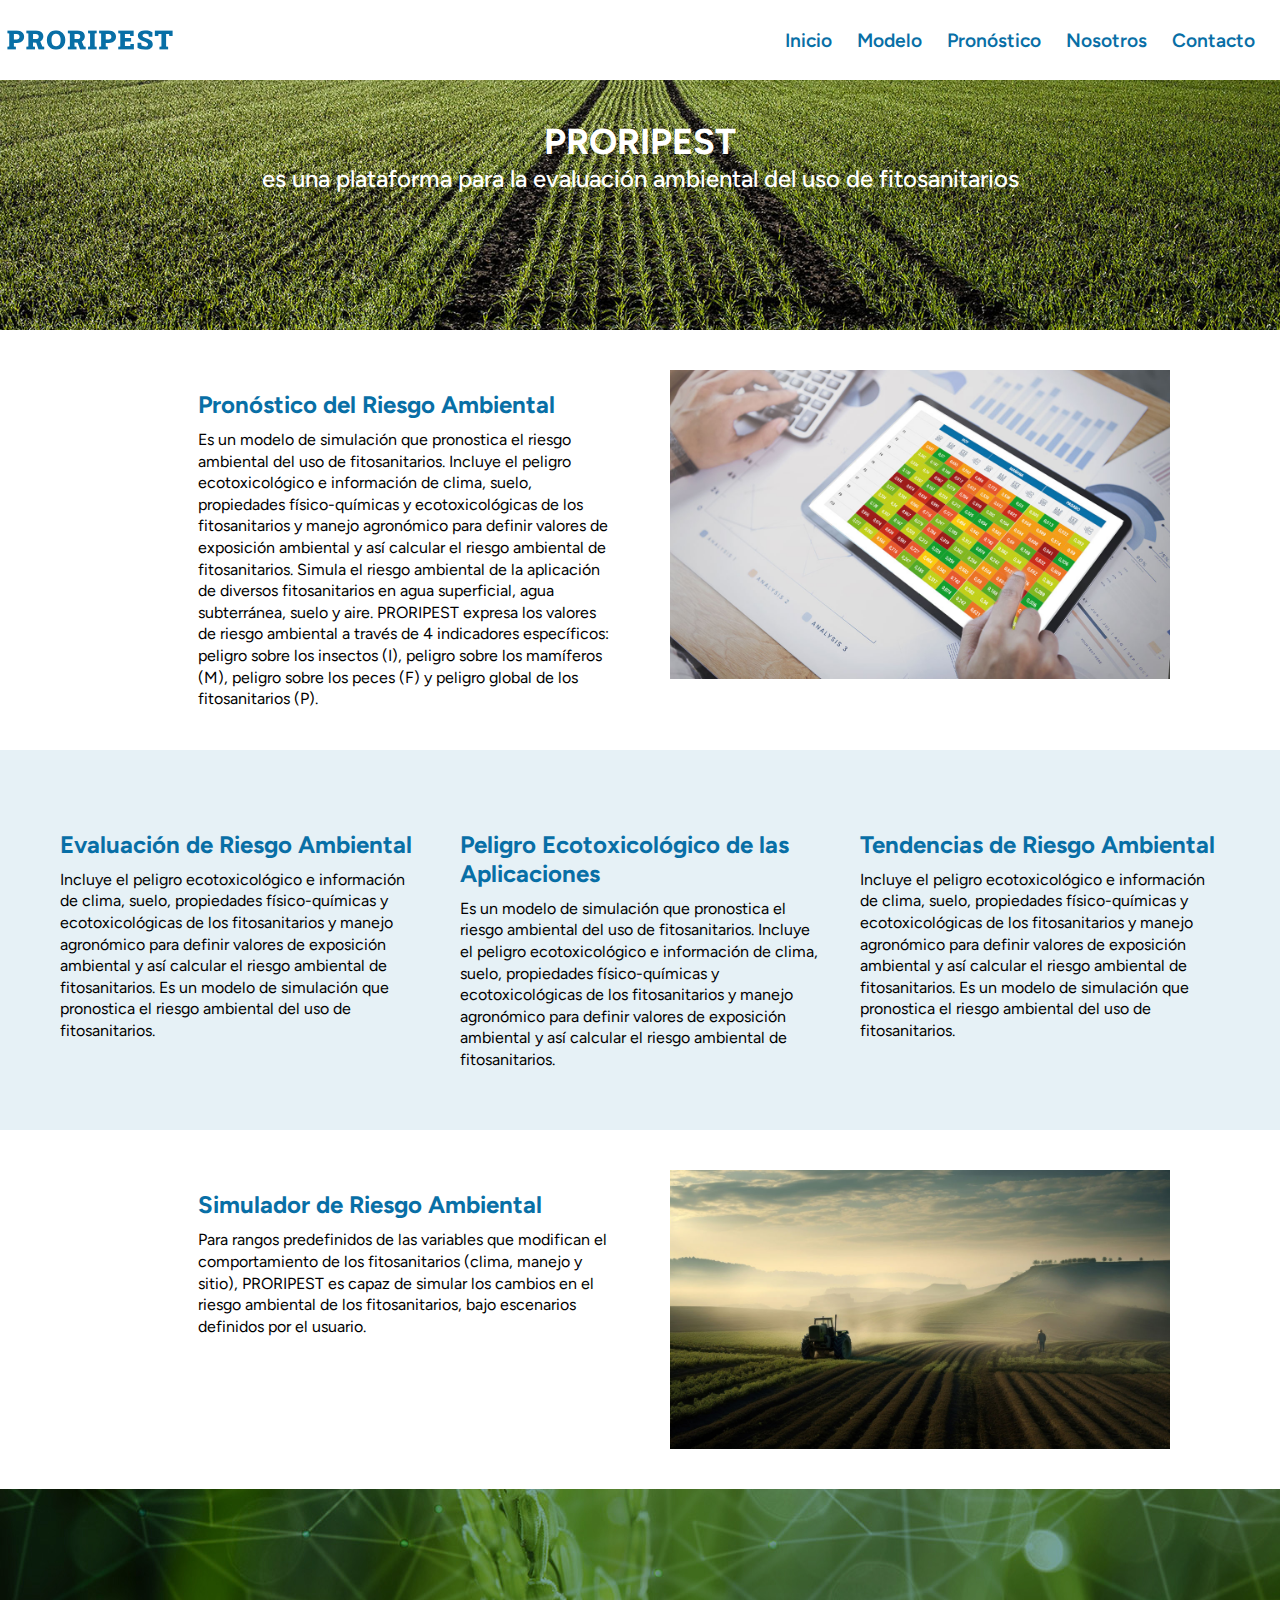
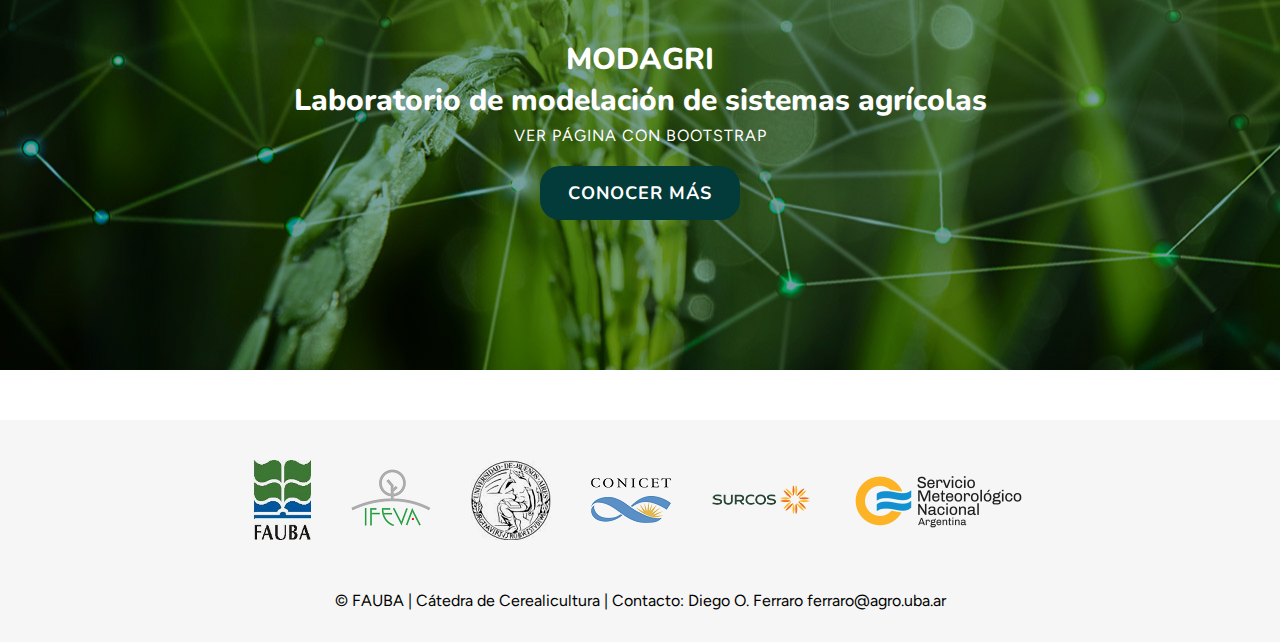
<file: index.html>
<html lang="en">
<head>
    <meta charset="UTF-8">
    <meta name="viewport" content="width=device-width, initial-scale=1.0">
    <title>PRORIPEST</title>
    <link rel="stylesheet" href="./css/styles.css">
</head>
<body>
    <header>
        <div class="logo">
            <img src="./assets/img/PRORIPEST-logo.svg" alt="">
        </div>
        <nav>
            <ul class="navbar">
                <li><a href="#">Inicio</a></li>
                <li><a href="./pages/modelo.html">Modelo</a></li>
                <li><a href="./pages/pronostico.html">Pronóstico</a></li>
                <li><a href="./pages/nosotros.html">Nosotros</a></li>
                <li><a href="./pages/contacto.html">Contacto</a></li>
            </ul>
        </nav>
    </header>
    <main>
        <section class="encabezado">
            <h1>PRORIPEST</h1>
            <p>es una plataforma para la evaluación ambiental del uso de fitosanitarios
            </p>
        </section>
        <section class="pronostico-home">
            <article>
                <h3>Pronóstico del Riesgo Ambiental
                </h3>
                <p>Es un modelo de simulación que pronostica el riesgo ambiental del uso de fitosanitarios. Incluye el peligro ecotoxicológico e información de clima, suelo, propiedades físico-químicas y ecotoxicológicas de los fitosanitarios y manejo agronómico para definir valores de exposición ambiental y así calcular el riesgo ambiental de fitosanitarios. Simula el riesgo ambiental de la aplicación de diversos fitosanitarios en agua superficial, agua subterránea, suelo y aire.
                    PRORIPEST expresa los valores de riesgo ambiental a través de 4 indicadores específicos: peligro sobre los insectos (I), peligro sobre los mamíferos (M), peligro sobre los peces (F) y peligro global de los fitosanitarios (P).</p>
            </article>
            <article class="imagen-home">
                <img src="./assets/img/pronostico-home.jpg" alt="">
            </article>
        </section>
        <section class="servicios">
            <article>
                <h3>Evaluación de Riesgo Ambiental
                </h3>
                <p>Incluye el peligro ecotoxicológico e información de clima, suelo, propiedades físico-químicas y ecotoxicológicas de los fitosanitarios y manejo agronómico para definir valores de exposición ambiental y así calcular el riesgo ambiental de fitosanitarios.
                    Es un modelo de simulación que pronostica el riesgo ambiental del uso de fitosanitarios.
                    </p>
            </article>
            <article>
                <h3>Peligro Ecotoxicológico de las Aplicaciones
                </h3>
                <p>Es un modelo de simulación que pronostica el riesgo ambiental del uso de fitosanitarios. 
                    Incluye el peligro ecotoxicológico e información de clima, suelo, propiedades físico-químicas y ecotoxicológicas de los fitosanitarios y manejo agronómico para definir valores de exposición ambiental y así calcular el riesgo ambiental de fitosanitarios.                    
                    </p>
            </article>
            <article>
                <h3>Tendencias de Riesgo Ambiental</h3>
                <p>Incluye el peligro ecotoxicológico e información de clima, suelo, propiedades físico-químicas y ecotoxicológicas de los fitosanitarios y manejo agronómico para definir valores de exposición ambiental y así calcular el riesgo ambiental de fitosanitarios.
                    Es un modelo de simulación que pronostica el riesgo ambiental del uso de fitosanitarios.</p>
            </article>
        </section>
        <section class="pronostico-home">
            <article>
                <h3>Simulador de Riesgo Ambiental
                </h3>
                <p>Para rangos predefinidos de las variables que modifican el comportamiento de los fitosanitarios (clima, manejo y sitio), PRORIPEST es capaz de simular los cambios en el riesgo ambiental de los fitosanitarios, bajo escenarios definidos por el usuario.</p>
            </article>
            <article class="imagen-home">
                <img src="./assets/img/riesgo-ambiental-home.jpg" alt="">
            </article>
        </section>
		<div>
    <section class="hero" id="hero">
      <h1 class="hero_header">MODAGRI 
        <br>Laboratorio de modelación de sistemas agrícolas </h1>
      <p class="tagline">ver página con bootstrap</p>
		<div class="button-banner">
		  <a href="./pages/modagri.html">Conocer más</a>
	  </div>
    </section>
  </div>
        
    </main>
    <footer>
        <div class="logos">
            <img src="./assets/img/fauba.png" alt=""> 
            <img src="./assets/img/ifeva2.png" alt=""> 
            <img src="./assets/img/uba2.png" alt=""> 
            <img src="./assets/img/conicet2.png" alt="">
            <img src="./assets/img/surcos-lg-100x80.png" alt="">
            <img src="./assets/img/smn_horizontal_arg-352x160.png" alt="">
        </div>
        <p>© FAUBA | Cátedra de Cerealicultura | Contacto: Diego O. Ferraro ferraro@agro.uba.ar</p>
    </footer>
</body>
</html>
</file>
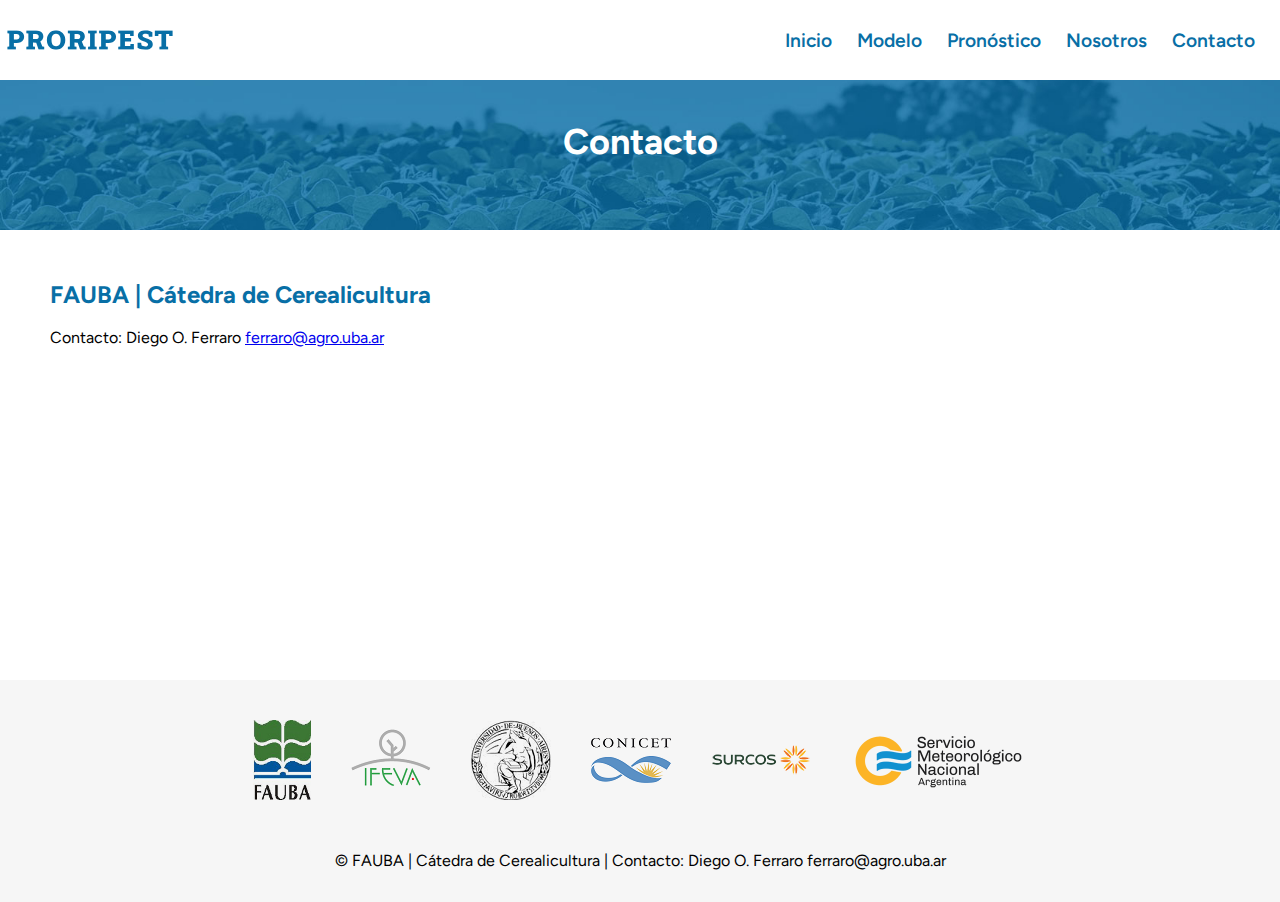
<file: pages/contacto.html>
<html lang="en"></html>
<head>
    <meta charset="UTF-8">
    <meta name="viewport" content="width=device-width, initial-scale=1.0">
    <link rel="stylesheet" href="../css/styles.css">
    <title>PRORIPEST | Contacto</title>
</head>
<body>
    <header>
        <div class="logo">
            <img src="../assets/img/PRORIPEST-logo.svg" alt="">
        </div>
        <nav>
            <ul class="navbar">
                <li><a href="../index.html">Inicio</a></li>
                <li><a href="./modelo.html">Modelo</a></li>
                <li><a href="./pronostico.html">Pronóstico</a></li>
                <li><a href="./nosotros.html">Nosotros</a></li>
                <li><a href="#">Contacto</a></li>
            </ul>
        </nav>
    </header>
    <main>
        <section class="contacto">
            <h1>Contacto</h1>
        </section>
        <section class="contacto-info">
        <article class="alto-minimo">
            <h2>FAUBA | Cátedra de Cerealicultura</h2>
            <br>
            <p>Contacto: Diego O. Ferraro <a href="mailto:ferraro@agro.uba.ar">ferraro@agro.uba.ar</a> </p>
            
        </article>
    </section>
    </main>
    <footer>
        <div class="logos">
            <img src="../assets/img/fauba.png" alt=""> 
            <img src="../assets/img/ifeva2.png" alt=""> 
            <img src="../assets/img/uba2.png" alt=""> 
            <img src="../assets/img/conicet2.png" alt="">
            <img src="../assets/img/surcos-lg-100x80.png" alt="">
            <img src="../assets/img/smn_horizontal_arg-352x160.png" alt="">
        </div>
        <p>© FAUBA | Cátedra de Cerealicultura | Contacto: Diego O. Ferraro ferraro@agro.uba.ar</p>
    </footer>
</body>
</html>
</file>
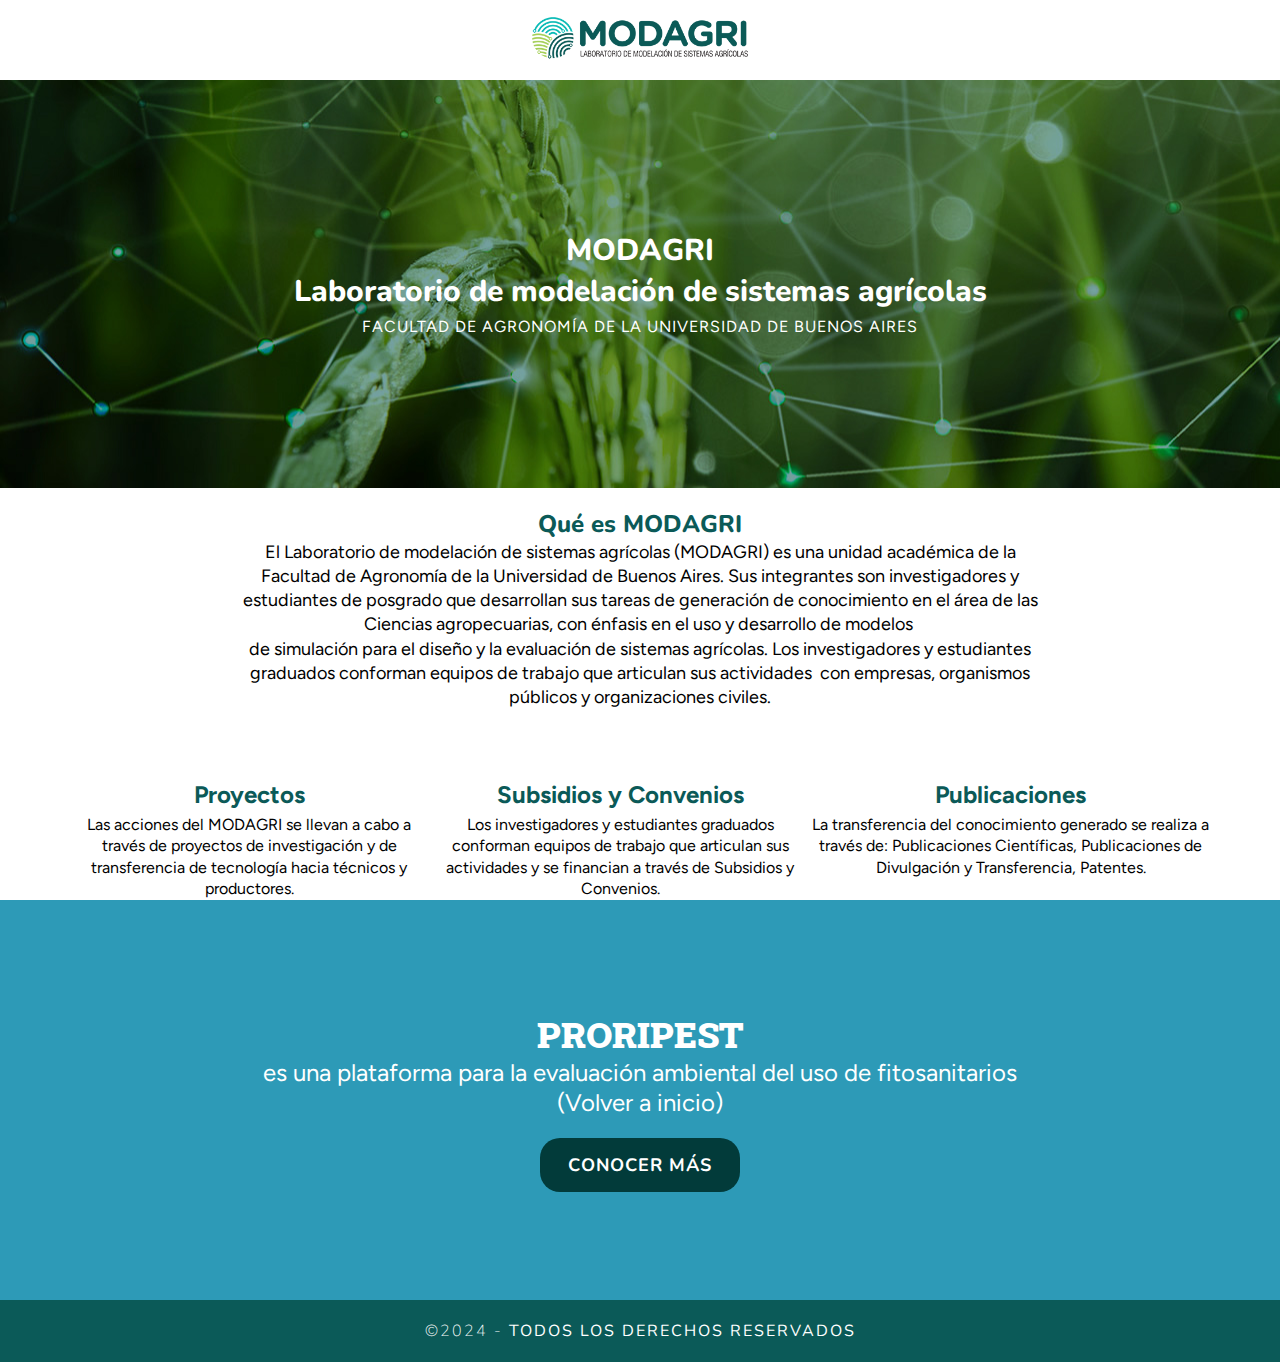
<file: pages/modagri.html>
<!doctype html>
<html lang="en-US">
<head>
<meta charset="utf-8">
<meta http-equiv="X-UA-Compatible" content="IE=edge">
<meta name="viewport" content="width=device-width, initial-scale=1">
<title>MODAGRI</title>

<link rel="stylesheet" href="../css/styles.css">
</head>
<body class="modagri">
<!-- Main Container -->
<div class="container"> 
  <!-- Navigation -->
  <header class="logo-top"> 
	  <div >
	  <img  src="../assets/img/MODAGRI-logo-400x95.png" alt="">
		  </div>
  </header>
  <!-- Hero Section -->
  <div>
    <section class="hero">
      <h1 class="hero_header">MODAGRI 
        <br>Laboratorio de modelación de sistemas agrícolas </h1>
      <p class="tagline">Facultad de Agronomía de la Universidad de Buenos Aires</p>
    </section>
  </div>
  <!-- About Section -->
  
	<div class="que-es">
		<h2>Qué es MODAGRI</h2>
	  <p>El Laboratorio de modelación de sistemas agrícolas (MODAGRI) es una unidad académica de la Facultad de Agronomía de la Universidad de Buenos Aires. Sus integrantes son investigadores y estudiantes de posgrado que desarrollan sus tareas de generación de conocimiento en el área de las Ciencias agropecuarias, con énfasis en el uso y desarrollo de modelos&nbsp;</p>
		<p>de simulación para el diseño y la evaluación de sistemas agrícolas.&nbsp;Los investigadores y estudiantes graduados conforman equipos de trabajo que articulan sus actividades&nbsp; con empresas, organismos públicos y organizaciones civiles. </p>
    </div>
  <section class="about" id="about">
	  <div class="thumbnail">
      <h2 class="stats">Proyectos</h2>
      <p>Las acciones del MODAGRI se llevan a cabo a través de proyectos de investigación y de transferencia de tecnología hacia técnicos y productores.</p>
    </div>
    <div class="thumbnail">
      <h2 class="stats">Subsidios y Convenios</h2>
      <p>Los investigadores y estudiantes graduados conforman equipos de trabajo que articulan sus actividades y se financian a través de Subsidios  y Convenios.</p>
    </div>
    <div class="thumbnail">
      <h2 class="stats">Publicaciones</h2>
      <p >La transferencia del conocimiento generado se realiza a través de: Publicaciones Científicas, Publicaciones de Divulgación y Transferencia, Patentes.</p>
    </div>
  </section>  
  <!-- Parallax Section -->
  <section class="banner">
    <h2 class="parallax">PRORIPEST</h2>
    <p class="parallax_description">es una plataforma para la evaluación ambiental del uso de fitosanitarios <br>(Volver a inicio)
	  </p>
	  
	  <div class="button">
		  <a href="../index.html">Conocer más</a>
	  </div>
	  
  </section>
    <!-- Copyrights Section -->
  <div class="copyright">&copy;2024 - <strong>Todos los derechos reservados</strong></div>
</div>
<!-- Main Container Ends -->
</body>
</html>
</file>
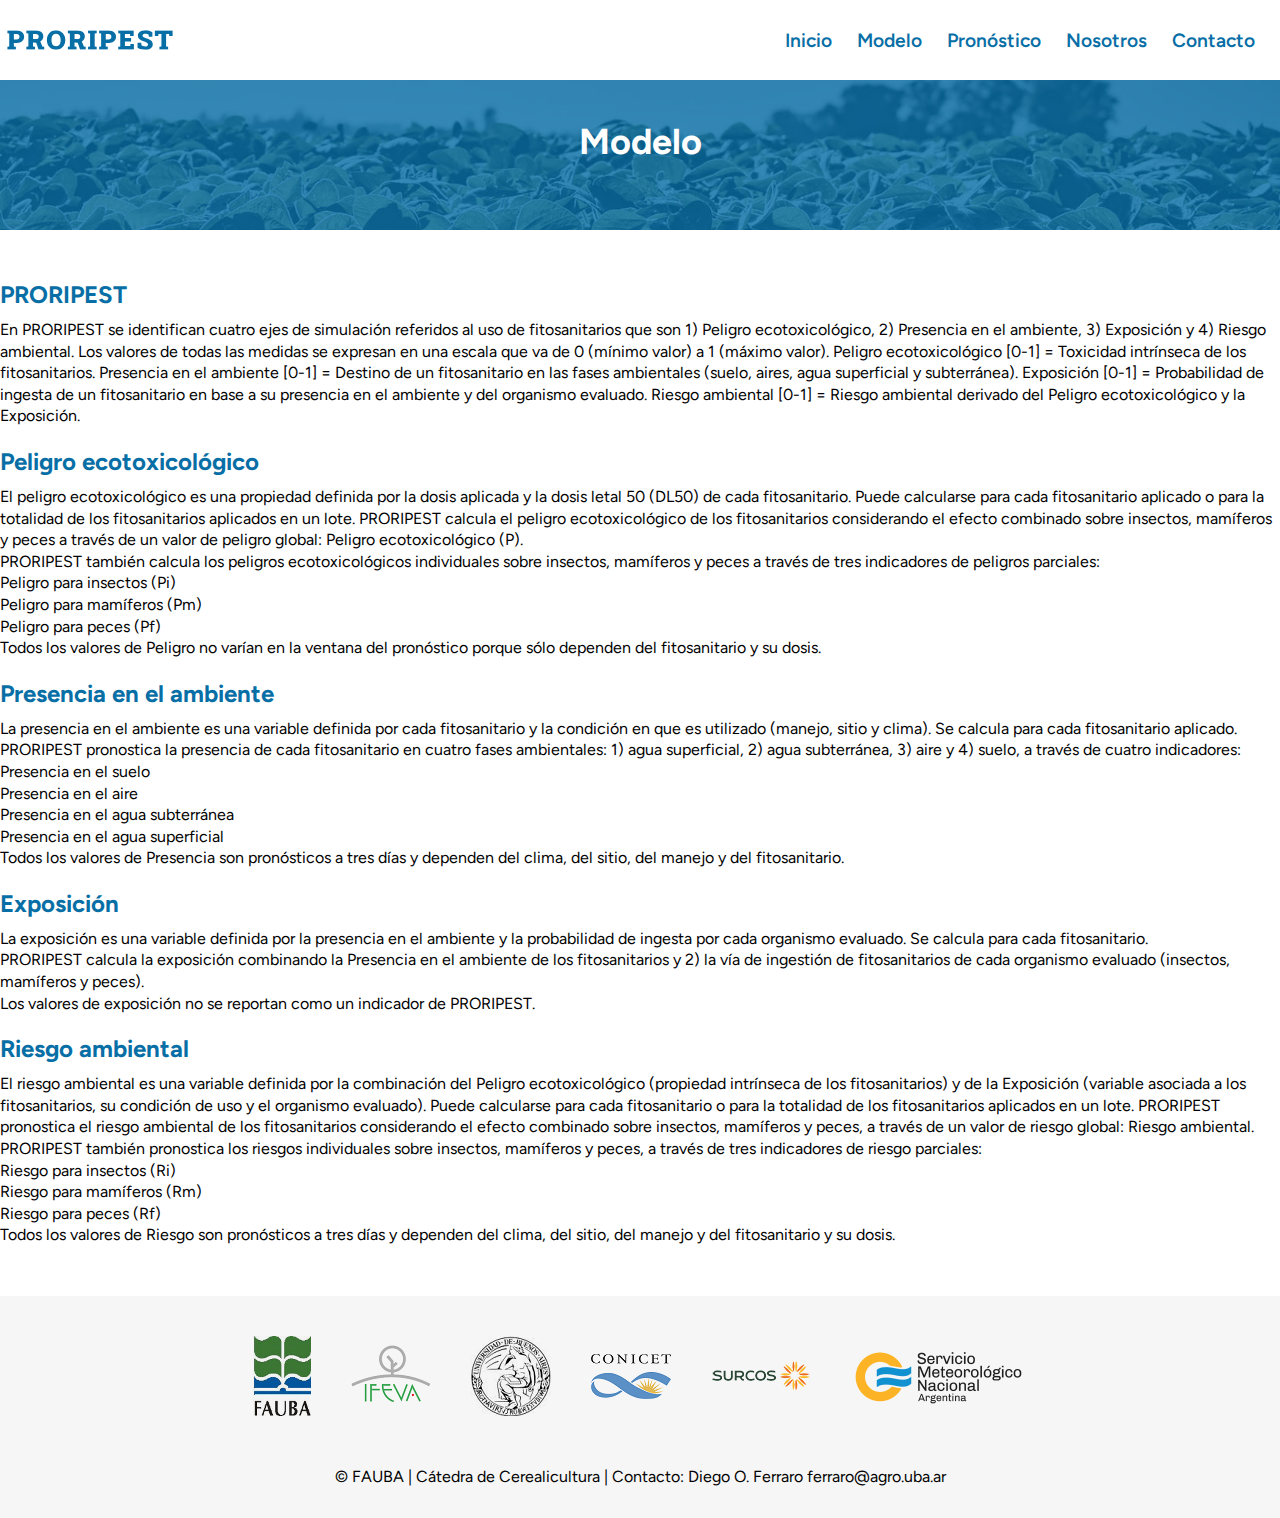
<file: pages/modelo.html>
<html lang="en"></html>
<head>
    <meta charset="UTF-8">
    <meta name="viewport" content="width=device-width, initial-scale=1.0">
    <link rel="stylesheet" href="../css/styles.css">
    <title>PRORIPEST | Modelo</title>
</head>
<body>
    <header>
        <div class="logo">
            <img src="../assets/img/PRORIPEST-logo.svg" alt="">
        </div>
        <nav>
            <ul class="navbar">
                <li><a href="../index.html">Inicio</a></li>
                <li><a href="#">Modelo</a></li>
                <li><a href="./pronostico.html">Pronóstico</a></li>
                <li><a href="./nosotros.html">Nosotros</a></li>
                <li><a href="./contacto.html">Contacto</a></li>
            </ul>
        </nav>
    </header>
    <main>
        <section class="modelo">
            <h1>Modelo</h1>
        </section>
        <article>
            <h3>PRORIPEST</h3>
            <p>En PRORIPEST se identifican cuatro ejes de simulación referidos al uso de fitosanitarios que son 1) Peligro ecotoxicológico, 2) Presencia en el ambiente, 3) Exposición y 4) Riesgo ambiental. Los valores de todas las medidas se expresan en una escala que va de 0 (mínimo valor) a 1 (máximo valor). 

                Peligro ecotoxicológico [0-1] = Toxicidad intrínseca de los fitosanitarios.
                
                Presencia en el ambiente [0-1] = Destino de un fitosanitario en las fases ambientales (suelo, aires, agua superficial y subterránea). 
                
                Exposición [0-1] = Probabilidad de ingesta de un fitosanitario en base a su presencia en el ambiente y del organismo evaluado. 
                
                Riesgo ambiental [0-1] = Riesgo ambiental derivado del Peligro ecotoxicológico y la Exposición.
            </p>
            <h3>Peligro ecotoxicológico</h3>
            <p>El peligro ecotoxicológico es una propiedad definida por la dosis aplicada y la dosis letal 50 (DL50) de cada fitosanitario. Puede calcularse para cada fitosanitario aplicado o para la totalidad de los fitosanitarios aplicados en un lote. PRORIPEST calcula el peligro ecotoxicológico de los fitosanitarios considerando el efecto combinado sobre insectos, mamíferos y peces a través de un valor de peligro global: Peligro ecotoxicológico (P).
            </p>
            <p>PRORIPEST también calcula los peligros ecotoxicológicos individuales sobre insectos, mamíferos y peces a través de tres indicadores de peligros parciales: 
                <br>Peligro para insectos (Pi)
                <br>Peligro para mamíferos (Pm)
                <br>Peligro para peces (Pf)
            </p>
            <div class="recuadro">
                <p>Todos los valores de Peligro no varían en la ventana del pronóstico porque sólo dependen del fitosanitario y su dosis.</p>
            </div>
            <h3>Presencia en el ambiente</h3>
            <p>La presencia en el ambiente es una variable definida por cada fitosanitario y la condición en que es utilizado (manejo, sitio y clima). Se calcula para cada fitosanitario aplicado. PRORIPEST pronostica la presencia de cada fitosanitario en cuatro fases ambientales: 1) agua superficial, 2) agua subterránea, 3) aire y 4) suelo, a través de cuatro indicadores:
                <br>Presencia en el suelo
                <br>Presencia en el aire
                <br>Presencia en el agua subterránea
                <br>Presencia en el agua superficial
            </p>
            <div class="recuadro"></div>
                <p>Todos los valores de Presencia son pronósticos a tres días y dependen del clima, del sitio, del manejo y del fitosanitario.</p>
            </div>
            <h3>Exposición</h3>
            <p>La exposición es una variable definida por la presencia en el ambiente y la probabilidad de ingesta por cada organismo evaluado. Se calcula para cada fitosanitario. 
                <br>PRORIPEST calcula la exposición combinando la Presencia en el ambiente de los fitosanitarios y 2) la vía de ingestión de fitosanitarios de cada organismo evaluado (insectos, mamíferos y peces). </p>
            <div class="recuadro"></div>
                <p>Los valores de exposición no se reportan como un indicador de PRORIPEST.</p>
            </div>
            <h3>Riesgo ambiental</h3>
            <p>El riesgo ambiental es una variable definida por la combinación del Peligro ecotoxicológico (propiedad intrínseca de los fitosanitarios) y de la Exposición (variable asociada a los fitosanitarios, su condición de uso y el organismo evaluado). Puede calcularse para cada fitosanitario o para la totalidad de los fitosanitarios aplicados en un lote. PRORIPEST pronostica el riesgo ambiental de los fitosanitarios considerando el efecto combinado sobre insectos, mamíferos y peces, a través de un valor de riesgo global: Riesgo ambiental. 
                <br>PRORIPEST también pronostica los riesgos individuales sobre insectos, mamíferos y peces, a través de tres indicadores de riesgo parciales: 
                <br>Riesgo  para insectos (Ri)
                <br>Riesgo  para mamíferos (Rm)
                <br>Riesgo  para peces (Rf)
            </p>
                </article>
            <div class="recuadro"></div>
                <p>Todos los valores de Riesgo son pronósticos a tres días y dependen del clima, del sitio, del manejo y del fitosanitario y su dosis.</p>
            </div>

            </article>
    </main>
    <footer>
        <div class="logos">
            <img src="../assets/img/fauba.png" alt=""> 
            <img src="../assets/img/ifeva2.png" alt=""> 
            <img src="../assets/img/uba2.png" alt=""> 
            <img src="../assets/img/conicet2.png" alt="">
            <img src="../assets/img/surcos-lg-100x80.png" alt="">
            <img src="../assets/img/smn_horizontal_arg-352x160.png" alt="">
        </div>
        <p>© FAUBA | Cátedra de Cerealicultura | Contacto: Diego O. Ferraro ferraro@agro.uba.ar</p>
    </footer>
</body>
</html>
</file>
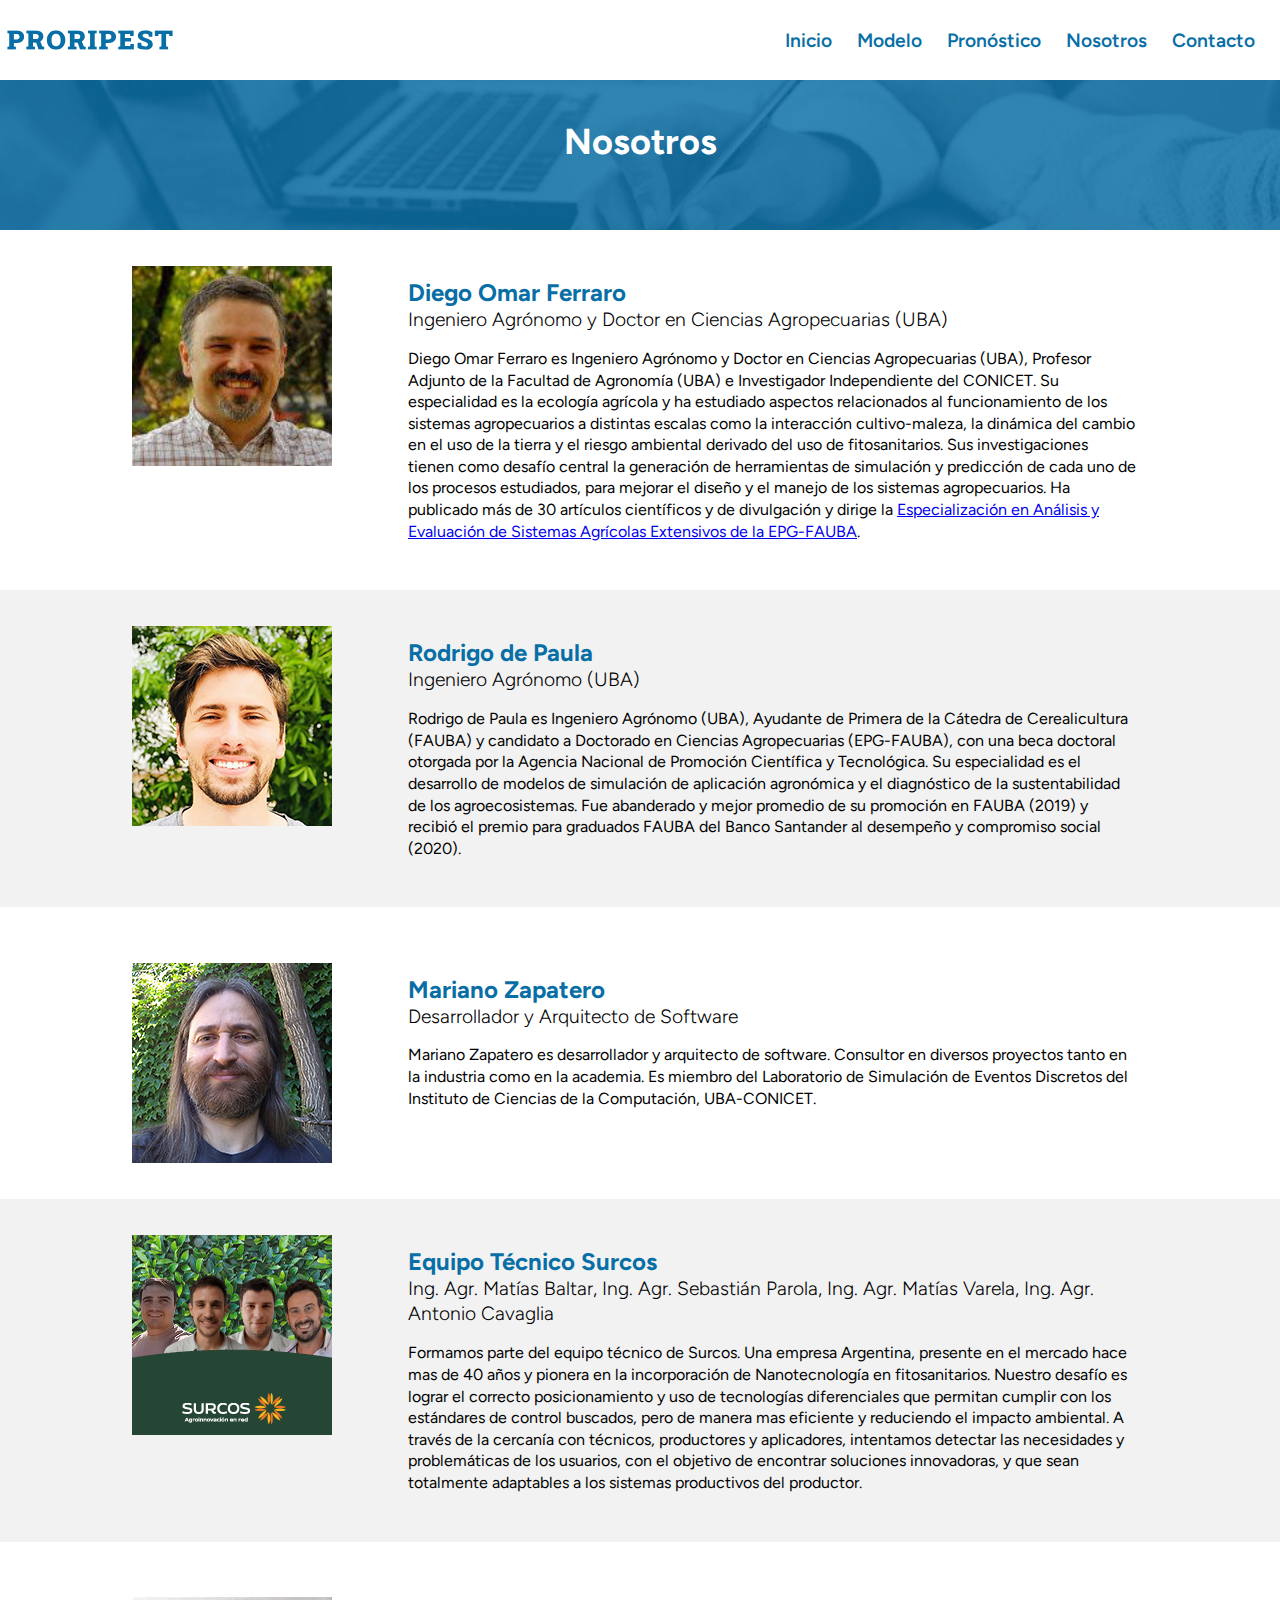
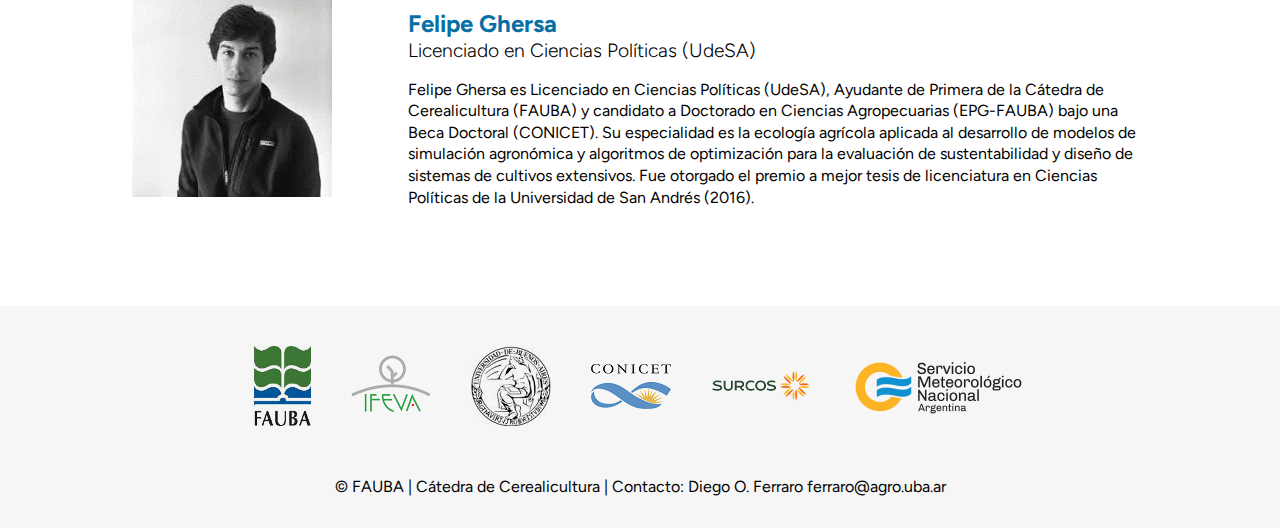
<file: pages/nosotros.html>
<html lang="en"></html>
<head>
    <meta charset="UTF-8">
    <meta name="viewport" content="width=device-width, initial-scale=1.0">
    <link rel="stylesheet" href="../css/styles.css">
    <title>PRORIPEST | Nosotros</title>
</head>
<body>
    <header>
        <div class="logo">
            <img src="../assets/img/PRORIPEST-logo.svg" alt="">
        </div>
        <nav>
            <ul class="navbar">
                <li><a href="../index.html">Inicio</a></li>
                <li><a href="./modelo.html">Modelo</a></li>
                <li><a href="./pronostico.html">Pronóstico</a></li>
                <li><a href="#">Nosotros</a></li>
                <li><a href="./contacto.html">Contacto</a></li>
            </ul>
        </nav>
    </header>
    <main>
        <section class="nosotros-top">
            <h1>Nosotros</h1>
        </section>
        <article>
            <div class="nosotros">
                <div class="nos-foto">
                    <img src="../assets/img/Diego-ferraro.jpg" width="200" height="200" alt="">
                </div>
                <div class="nos-info">
                    <div>
                        <h2>Diego Omar Ferraro</h2>
                        <p class="cargo">Ingeniero Agrónomo y Doctor en Ciencias Agropecuarias (UBA)</p>
                    </div>
                    <p>Diego Omar Ferraro es Ingeniero Agrónomo y Doctor en Ciencias Agropecuarias (UBA), Profesor Adjunto de la Facultad de Agronomía (UBA) e Investigador Independiente del CONICET. Su especialidad es la ecología agrícola y ha estudiado aspectos relacionados al funcionamiento de los sistemas agropecuarios a distintas escalas como la interacción cultivo-maleza, la dinámica del cambio en el uso de la tierra y el riesgo ambiental derivado del uso de fitosanitarios. Sus investigaciones tienen como desafío central la generación de herramientas de simulación y predicción de cada uno de los procesos estudiados, para mejorar el diseño y el manejo de los sistemas agropecuarios. Ha publicado más de 30 artículos científicos y de divulgación y dirige la <a href="http://epg.agro.uba.ar/carreras/carreras-de-especializacion/analisis-y-evaluacion-de-sistemas-agricolas-extensivos-ease/" target="_blank">Especialización en Análisis y Evaluación de Sistemas Agrícolas Extensivos de la EPG-FAUBA</a>.</p>
                </div>
            </div>
        </article>
        <article class="contenedor-nos">
            <div class="nosotros">
                <div class="nos-foto">
                    <img src="../assets/img/Rodrigo-DePaula.jpg" width="200" height="200" alt="">
                </div>
                <div class="nos-info">
                    <div>
                        <h2>Rodrigo de Paula</h2>
                        <p class="cargo">Ingeniero Agrónomo (UBA)</p>
                    </div>
                    <p>Rodrigo de Paula es Ingeniero Agrónomo (UBA), Ayudante de Primera de la Cátedra de Cerealicultura (FAUBA) y candidato a Doctorado en Ciencias Agropecuarias (EPG-FAUBA), con una beca doctoral otorgada por la Agencia Nacional de Promoción Científica y Tecnológica. Su especialidad es el desarrollo de modelos de simulación de aplicación agronómica y el diagnóstico de la sustentabilidad de los agroecosistemas. Fue abanderado y mejor promedio de su promoción en FAUBA (2019) y recibió el premio para graduados FAUBA del Banco Santander al desempeño y compromiso social (2020).</p>
                </div>
            </div>
        </article>
        <article>
            <div class="nosotros">
                <div class="nos-foto">
                    <img src="../assets/img/Mariano-Zapatero.jpg" width="200" height="200" alt="">
                </div>
                <div class="nos-info">
                    <div>
                        <h2>Mariano Zapatero</h2>
                        <p class="cargo">Desarrollador y Arquitecto de Software</p>
                    </div>
                    <p>Mariano Zapatero es desarrollador y arquitecto de software. Consultor en diversos proyectos tanto en la industria como en la academia. Es miembro del Laboratorio de Simulación de Eventos Discretos del Instituto de Ciencias de la Computación, UBA-CONICET.</p>
                </div>
            </div>
        </article>
        <article class="contenedor-nos">
            <div class="nosotros">
                <div class="nos-foto">
                    <img src="../assets/img/Foto-01-Surcos.jpg" width="200" height="200" alt="">
                </div>
                <div class="nos-info">
                    <div>
                        <h2>Equipo Técnico Surcos</h2>
                        <p class="cargo">Ing. Agr. Matías Baltar, Ing. Agr. Sebastián Parola, Ing. Agr. Matías Varela, Ing. Agr. Antonio Cavaglia</p>
                    </div>
                    <p>Formamos parte del equipo técnico de Surcos. Una empresa Argentina, presente en el mercado hace mas de 40 años y pionera en la incorporación de Nanotecnología en fitosanitarios. Nuestro desafío es lograr el correcto posicionamiento y uso de tecnologías diferenciales que permitan cumplir con los estándares de control buscados, pero de manera mas eficiente y reduciendo el impacto ambiental. A través de la cercanía con técnicos, productores y aplicadores, intentamos detectar las necesidades y problemáticas de los usuarios, con el objetivo de encontrar soluciones innovadoras, y que sean totalmente adaptables a los sistemas productivos del productor.</p>
                </div>
            </div>
        </article>
        <article>
            <div class="nosotros">
                <div class="nos-foto">
                    <img src="../assets/img/felipe-ghersa.png" width="200" height="200" alt="">
                </div>
                <div class="nos-info">
                    <div>
                        <h2>Felipe Ghersa</h2>
                        <p class="cargo">Licenciado en Ciencias Políticas (UdeSA)</p>
                    </div>
                    <p>Felipe Ghersa es Licenciado en Ciencias Políticas (UdeSA), Ayudante de Primera de la Cátedra de Cerealicultura (FAUBA) y candidato a Doctorado en Ciencias Agropecuarias (EPG-FAUBA) bajo una Beca Doctoral (CONICET).

                        Su especialidad es la ecología agrícola aplicada al desarrollo de modelos de simulación agronómica y algoritmos de optimización para la evaluación de sustentabilidad y diseño de sistemas de cultivos extensivos. Fue otorgado el premio a mejor tesis de licenciatura en Ciencias Políticas de la Universidad de San Andrés (2016).</p>
                </div>
            </div>
        </article>
    </main>
    <footer>
        <div class="logos">
            <img src="../assets/img/fauba.png" alt=""> 
            <img src="../assets/img/ifeva2.png" alt=""> 
            <img src="../assets/img/uba2.png" alt=""> 
            <img src="../assets/img/conicet2.png" alt="">
            <img src="../assets/img/surcos-lg-100x80.png" alt="">
            <img src="../assets/img/smn_horizontal_arg-352x160.png" alt="">
        </div>
        <p>© FAUBA | Cátedra de Cerealicultura | Contacto: Diego O. Ferraro ferraro@agro.uba.ar</p>
    </footer>
</body>
</html>
</file>
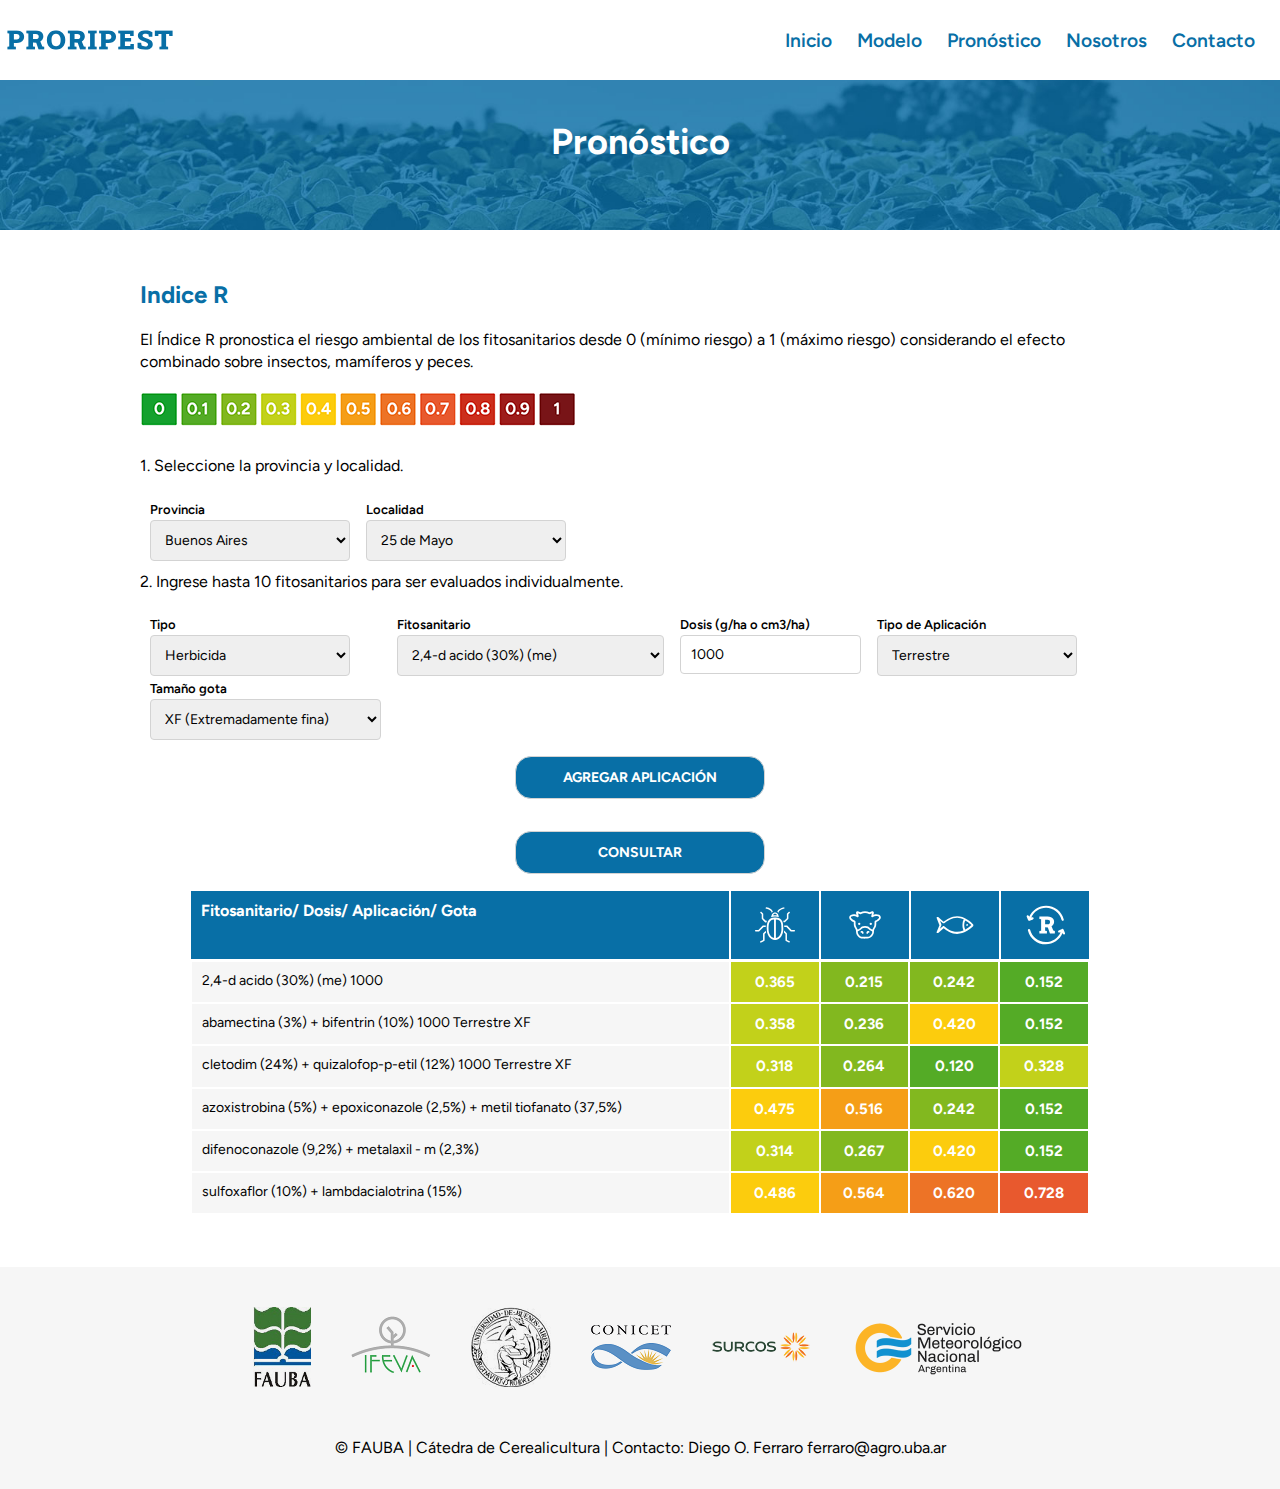
<file: pages/pronostico.html>
<html lang="en"></html>
<head>
    <meta charset="UTF-8">
    <meta name="viewport" content="width=device-width, initial-scale=1.0">
    <link rel="stylesheet" href="../css/styles.css">
    <title>PRORIPEST | Pronóstico</title>
</head>
<body>
    <header>
        <div class="logo">
            <img src="../assets/img/PRORIPEST-logo.svg" alt="">
        </div>
        <nav>
            <ul class="navbar">
                <li><a href="../index.html">Inicio</a></li>
                <li><a href="./modelo.html">Modelo</a></li>
                <li><a href="#">Pronóstico</a></li>
                <li><a href="./nosotros.html">Nosotros</a></li>
                <li><a href="./contacto.html">Contacto</a></li>
            </ul>
        </nav>
    </header>
    <main>
        <section class="modelo">
            <h1>Pronóstico</h1> 
        </section>
        <div class="contenedor">
            <h3>Indice R</h3>
            <p class="info">El Índice R pronostica el riesgo ambiental de los fitosanitarios desde 0 (mínimo
                riesgo) a 1 (máximo riesgo) considerando el efecto combinado sobre insectos, mamíferos y peces.</p>
			<div>
				<img src="../assets/img/escala-01.png" alt="">
			</div>  <br>
			<p class="info">1. Seleccione la provincia y localidad.</p>
        <div class="paso1">
			<div>
        	<label for="provincia">Provincia</label>
			<select name="provincia" id="provincia">
				<option value="Buenos Aires">Buenos Aires</option>
				<option value="Chaco">Chaco</option>
				<option value="Corrientes">Corrientes</option>
				<option value="Córdoba">Córdoba</option>
				<option value="Entre Ríos">Entre Ríos</option>
				<option value="La Pampa">La Pampa</option>
				<option value="Salta">Salta</option>
				<option value="San Luis">San Luis</option>
				<option value="Santa Fe">Santa Fe</option>
				<option value="Santiago del Estero">Santiago del Estero</option>
				<option value="Tucumán">Tucumán</option>
    		</select>
			</div>
			<div>
			<label for="localidad">Localidad</label>
			<select name="localidad" id="localidad">
				<option value="65" data-provincia="Buenos Aires">25 de Mayo</option>
				<option value="1" data-provincia="Buenos Aires">9 de Julio</option>
				<option value="66" data-provincia="Buenos Aires">América</option>
				<option value="67" data-provincia="Buenos Aires">Arrecifes</option>
				<option value="68" data-provincia="Buenos Aires">Ayacucho</option>
			</select>
			</div>
	 	</div>
				<div>
        		<p class="info">2. Ingrese hasta 10 fitosanitarios para ser evaluados individualmente.</p>
				</div>
		<div class="paso2">
        	<!--<div class="segunda"></div>
           <div class="primera"></div>
            <div class="tipo-fito"></div>-->
				<div>
				<label for="tipo">Tipo</label>
				<select name="tipo" id="tipo">
						<option value="H">Herbicida</option>
						<option value="I">Insecticida</option>
						<option value="F">Fungicida</option>
				</select>
				</div>
				<div>
					<label for="producto">Fitosanitario<span><i class="fa fa-info-circle gris" aria-hidden="true"></i></span></label>
					<select name="producto" id="producto">
						<option value="789" data-tipo="H" style="text-transform: capitalize">2,4-d acido (30%) (me)</option>
						<option value="823" data-tipo="H" style="text-transform: capitalize">2,4-d acido (30%) + dicamba (4,8%)</option>
						<option value="791" data-tipo="H" style="text-transform: capitalize">2,4-d ester etilhexilico (89%)</option>
						<option value="792" data-tipo="H" style="text-transform: capitalize">2,4-d ester etilhexilico (97%)</option>
						<option value="790" data-tipo="H" style="text-transform: capitalize">2,4-d sal colina (66,9%)</option>
						<option value="43" data-tipo="H" style="text-transform: capitalize">2,4-d sal dimetilamina (60%)</option>
						<option value="50" data-tipo="H" style="text-transform: capitalize">2,4-db ester butilico (93,1%)</option>
					</select>
				</div>
				<div>
				<label for="dosis">Dosis (g/ha o cm3/ha)</label>
				<input name="dosis" id="dosis" type="number" value="1000">
				</div>
				<div>
				<label for="tipoAplicacion">Tipo de Aplicación</label>
				<select name="tipoAplicacion" id="tipoAplicacion">
				<option value="1">Terrestre</option>
				<option value="2">Aérea</option>
				</select>
				</div>
				<div>
					<label for="tamano_gota">Tamaño gota</label>
					<select name="tamano_gota" id="tamano_gota">
					<option value="1" class="gota_xf">
					XF (Extremadamente fina)
					</option>
					<option value="2" class="gota_vf">
					VF (Muy fina)
					</option>
					<option value="3" class="gota_f">
					F (Fina)
					</option>
					<option value="4" class="gota_m">
					M (Mediana)
					</option>
					<option value="5" class="gota_c">
					C (Gruesa)
					</option>
					<option value="6" class="gota_vc">
					VC (Muy Gruesa)
					</option>
					<option value="7" class="gota_xc">
					XC (Extremadamente Gruesa)
					</option>
					<option value="8" class="gota_uc">
					UC (Ultra Gruesa)
					</option>
					</select>
				</div>
            
            </div>
			<div class="consulta">
					<input type="button" value="Agregar Aplicación" id="prn_agregar_aplicacion">
			</div>
			<div class="consulta">
					<input type="button" value="Consultar" id="prn_calcular_pronostico">
			</div>
		<!--FIN paso 2-->
        <div class="encabezado1">
            <h4>Fitosanitario/ Dosis/ Aplicación/ Gota</h4>
            <p><img src="../assets/img/insectos-blanco.svg" alt=""/></p>
            <p><img src="../assets/img/mamiferos-blanco.svg" alt=""/></p>
            <p><img src="../assets/img/peces-blanco.svg" alt=""/></p>
            <p><img src="../assets/img/riesgo2.svg" alt=""/></p>
        </div>
        <article class="pronostico1">
            <h4>2,4-d acido (30%) (me) 1000 </h4>
                <div class="risk03">
                    <p>0.365</p>
                </div>
                <div class="risk02"><p>0.215</p></div>
                <div class="risk02"><p>0.242</p></div>
                <div class="risk01"><p>0.152</p></div>
            <h4>abamectina (3%) + bifentrin (10%) 1000 Terrestre XF</h4>
                <div class="risk03"><p>0.358</p></div>
                <div class="risk02"><p>0.236</p></div>
                <div class="risk04"><p>0.420</p></div>
                <div class="risk01"><p>0.152</p></div>
            <h4>cletodim (24%) + quizalofop-p-etil (12%) 1000 Terrestre XF</h4>
                <div class="risk03"><p>0.318</p></div>
                <div class="risk02"><p>0.264</p></div>
                <div class="risk01"><p>0.120</p></div>
                <div class="risk03"><p>0.328</p></div> 
			<h4>azoxistrobina (5%) + epoxiconazole (2,5%) + metil tiofanato (37,5%) </h4>
                <div class="risk04"><p>0.475</p></div>
                <div class="risk05"><p>0.516</p></div>
                <div class="risk02"><p>0.242</p></div>
                <div class="risk01"><p>0.152</p></div>
            <h4>difenoconazole (9,2%) + metalaxil - m (2,3%)</h4>
                <div class="risk03"><p>0.314</p></div>
                <div class="risk02"><p>0.267</p></div>
                <div class="risk04"><p>0.420</p></div>
                <div class="risk01"><p>0.152</p></div>
            <h4>sulfoxaflor (10%) + lambdacialotrina (15%)</h4>
                <div class="risk04"><p>0.486</p></div>
                <div class="risk05"><p>0.564</p></div>
                <div class="risk06"><p>0.620</p></div>
                <div class="risk07"><p>0.728</p></div>
        </article>
        <div class="pronostico1"></div>
		</div>
    </main>
    <footer>
        <div class="logos">
            <img src="../assets/img/fauba.png" alt=""> 
            <img src="../assets/img/ifeva2.png" alt=""> 
            <img src="../assets/img/uba2.png" alt=""> 
            <img src="../assets/img/conicet2.png" alt="">
            <img src="../assets/img/surcos-lg-100x80.png" alt="">
            <img src="../assets/img/smn_horizontal_arg-352x160.png" alt="">
        </div>
        <p>© FAUBA | Cátedra de Cerealicultura | Contacto: Diego O. Ferraro ferraro@agro.uba.ar</p>
    </footer>
</body>
</html>
</file>
<file: css/styles.css>
@import url('https://fonts.googleapis.com/css2?family=Figtree:ital,wght@0,300..900;1,300..900&display=swap');
@import url('https://fonts.googleapis.com/css2?family=Nunito:ital,wght@0,200..1000;1,200..1000&display=swap');
@import url('https://fonts.googleapis.com/css2?family=Roboto+Slab:wght@100..900&display=swap');

*{
    margin: 0;
    border: 0;
    box-sizing: border-box;
}
body{
    max-width: 1400px;
    margin-left: auto;
    margin-right: auto;
}
p{
    font-family: 'Figtree', sans-serif;
    line-height: 1.35;
}
h1, h2, h3, h4, h5, h6 {
    font-family: 'Figtree', sans-serif;
    font-weight: 700;
    color: #086fa6;
}
header{
    height: 80px;
    display: flex;
    justify-content: space-between;
    align-items: center;
}
main{
    margin-left: auto;
    margin-right: auto;
    margin-bottom: 0.7rem;
}
.contenedor{
	max-width: 1000px;
	margin-left: auto;
    margin-right: auto;
    margin-bottom: 0.7rem;
}
footer {
	margin-top: 50px;
}
.navbar{
    display: flex;
}
.logo img {
    width: 180px;
}
.navbar{
    display: flex;
    list-style: none;
    gap: 25px;
    padding-right: 25px;
    font-family: 'Figtree', sans-serif;
    font-weight: 600;
    font-size: 1.2em;
}
.navbar a{
    text-decoration: none;
    color: #086fa6;
}
.navbar :hover {
    text-decoration: none;
    color: #44a4d7;
}
.encabezado {
    width: 100%;
    height: 250px;
    background-image: url("../assets/img/agricultura.jpg");
    background-size: cover;
}
.encabezado h1{
    font-size: 36px;
    font-weight: 700;
    text-align: center;
    padding-top: 40px;
    color: white;
}
.encabezado p{
    font-size: 24px;
    font-weight: 500;
    text-align: center;
    color: white;
}
.pronostico-home {
    display: flex;
    flex-direction: row;
    justify-content: center;
    padding: 40px;
    width: 80%;
    margin-left: auto;
    margin-right: auto;
}
.pronostico-home article {
    width: 50%;
    padding: 0 30 0 30;
}
.imagen-home img{
    max-width: 500px;
}
h3{
    font-size: 24px;
    font-weight: 700;
    color: #086fa6;
    padding-top: 20px;
    padding-bottom: 10px;
}
.servicios{
    background-color: #e6f1f6;
}
.servicios {
    display: flex;
    flex-direction: row;
    justify-content: center;
    padding: 40px;
}
.servicios article {
    padding: 20px;
}
footer {
    background-color: #f6f6f6;
    
}
footer img{
    height: 80px;
    margin: 20px;
}
footer p{
    text-align: center;
    padding: 10 0 30 0;
}
.logos{
    display: flex;
    flex-direction: row;
    justify-content: center;
    padding: 20px;
}
.modelo {
    width: 100%;
    height: 150px;
    background-image: url("../assets/img/encabezado-modelo.jpg");
    background-size: cover;
    margin-bottom: 30px;
}
.modelo h1{
    font-family: 'Figtree', sans-serif;
    font-size: 36px;
    font-weight: 700;
    text-align: center;
    padding-top: 40px;
    color: white;
}
.nosotros-top {
    width: 100%;
    height: 150px;
    background-image: url("../assets/img/nosotros.jpg");
    background-size: cover;
}
.nosotros-top h1{
    font-family: 'Figtree', sans-serif;
    font-size: 36px;
    font-weight: 700;
    text-align: center;
    padding-top: 40px;
    color: white;
}
.nosotros {
    padding: 1em;
    display: grid;
    grid-template-columns: 25% 75%;
    margin-right: auto;
    margin-left: auto;
    position: relative;
    width: 85%;
}
.nos-foto{
    padding: 20px;
}
.nos-info{
    padding: 2em;
}
.cargo {
    font-size: 1.2em;
    font-weight: 100;
    margin-bottom: 15px;
}
.contenedor-nos {
    background-color: #f2f2f2;
    margin-bottom: 1.2em;
}
.contacto {
    width: 100%;
    height: 150px;
    background-image: url("../assets/img/encabezado-01.jpg");
    background-size: cover;
}
.contacto h1{
    font-family: 'Figtree', sans-serif;
    font-size: 36px;
    font-weight: 700;
    text-align: center;
    padding-top: 40px;
    color: white;
}
.alto-minimo{
    min-height: 300px;
}
.contacto-info{
    padding: 50px;
}
.pronostico1{
	width: 90%;
	min-width: 90px;
	max-width: 1000px;
	height: auto;
	margin: 0px auto;
	display: grid;
	grid-template-columns: 60% repeat(4, 1fr);
	place-items: left;
	font-size: 15px;
	color: white;
	font-family: 'Figtree', sans-serif;
	font-weight: 700;
	line-height: 1,8rem;
	border: solid 1px white;
}
.pronostico1 p {
	/*background-color: white;*/
	width: 100%;
	height: 100%;
	text-align: center;
	padding: 10px;
	/*background-color: #14a12e;*/
    border: solid 1px white;
}
.pronostico1 h4{
	/*background-color: white;*/
	width: 100%;
	height: 100%;
	text-align: left;
	padding: 10px;
    color: black;
    font-weight: 400;
    border: solid 1px white;
    background-color: #f6f6f6;
}
.encabezado1{
    width: 90%;
	min-width: 90px;
	max-width: 1000px;
	height: auto;
	margin: 0px auto;
    display: grid;
	grid-template-columns: 60% repeat(4, 1fr);
	place-items: left;
}
.encabezado1 h4{
        font-family: 'Figtree', sans-serif;
        font-weight: 700;
        font-size: 16px;
        color: white;
        text-align: left;
        background-color: #086fa6;
        border: solid 1px white;
        padding: 10px;
    }
    .encabezado1 p{
        line-height: 1,8rem;
        color: white;
        text-align: left;
        background-color: #086fa6;
        border: solid 1px white;
        padding: 10px;
    }

.resultado1{
    display: grid;
	grid-template-columns: 60% repeat(4, 1fr);
	place-items: left;
    
}
.resultado1 p, h4{
    color: white;
	font-family: 'Figtree', sans-serif;
	font-weight: 700;
	line-height: 1,8rem;
    font-size: 14px;
    text-align: center;
    border: solid 1px white;
}
.risk0 {
    background-color: #14a12e;
}
.risk01 {
    background-color: #54ab26;
}
.risk02 p {
    background-color: #82b81f;
}
.risk03 {
    background-color: #c2d11a;
}
.risk04 {
    background-color: #fccc0d;
}
.risk05 {
    background-color: #f59e17;
}
.risk06 {
    background-color: #ed7326;
}
.risk07 {
    background-color: #e8592e;
}
.risk08 {
    background-color: #cc2e1c;
}
.risk09 {
    background-color: #9e1d1b;
}
.risk1 {
    background-color: #781417;
}
.info {
	padding: 10 0 20 0;
}
.intro {
    width: 90%;
    max-width: 1000px;
    padding-bottom: 20px;
    margin-left: auto;
    margin-right: auto;
}
.intro img {
    padding: 20 0 10 0;
    display: flex;
    flex-direction: column;
}
.consulta {
    display: block;
    text-align: center;
}
.consulta [type=button] {
    background-color: #086fa6;
}
.consulta input {
    min-width: 250px;
    font-size: 14px;
    font-weight: 700;
    line-height: inherit;
    color: #ffffff;
    margin: 1rem;
    padding: 12px;
    text-transform: uppercase;
    border-radius: 1rem;
}
.consulta input:hover {
    background-color: #00597e;
}
.consulta input:a {
    background-color: #00597e;
}
.paso1 {
    /*max-width: 300px;*/
	display: flex;
    max-width: fit-content;
    padding-left: 10px;
}
label {
    display: block;
    font-size: 13px;
    font-weight: 600;
    padding-bottom: 3px;
    padding-top: 5px;
	font-family: 'Figtree', sans-serif;
}
.paso1 select {
    min-width: 200px;
    max-width: 350px;
    background-position: right 0.5rem center;
    background-repeat: no-repeat;
    background-size: 1.5em 1.5em;
    padding-right: 2.5rem;
    margin-right: 1rem;
    -webkit-print-color-adjust: exact;
    border-radius: 0.25rem;
    border: solid 1px lightgrey;
    font-family: 'Figtree', sans-serif;
    font-size: 14px;
    padding: 10px;
}
select {
  min-width: 200px;
    max-width: 350px;
    background-position: right 0.5rem center;
    background-repeat: no-repeat;
    background-size: 1.5em 1.5em;
    padding-right: 2.5rem;
    margin-right: 1rem;
    -webkit-print-color-adjust: exact;
    border-radius: 0.25rem;
    border: solid 1px lightgrey;
    font-family: 'Figtree', sans-serif;
    font-size: 14px;
    padding: 10px;
}
.paso2 {
    min-width: 200px;
	display: grid;
	grid-template-columns: auto auto auto auto;
    max-width: fit-content;
    padding-left: 10px;
}
input {
    margin-right: 1rem;
    border-radius: 0.25rem;
    border: solid 1px lightgrey;
    font-family: 'Figtree', sans-serif;
    font-size: 14px;
    padding: 10px;
}
/*MODAGRI BANNER*/
.modagri {
	font-family: 'Nunito', sans-serif;
	background-color: #ffffff;
	margin-top: 0px;
	margin-bottom: 0px;
	font-style: normal;
	font-weight: 400;
	margin-left: auto;
	margin-right: auto;
}
.container {
	width: 100%;
	margin-left: auto;
	margin-right: auto;
	height: 1000px;
	background-color: #FFFFFF;
}
.logo-top{
	display: flex;
	justify-content: center;
}
.logo-top img{
	width: 250px;
	padding: 10px;
}
.hero_header {
	color: #FFFFFF;
	text-align: center;
	margin-top: 0px;
	margin-right: 0px;
	margin-bottom: 0px;
	margin-left: 0px;
	font-family: 'Nunito', sans-serif;
	font-size: 30px;
	font-weight: 800;
}
.hero {
	background-image: url("../assets/img/background-modagri.jpg");
	background-color: #B3B3B3;
	padding-top: 150px;
	padding-bottom: 150px;
}
.light {
	font-weight: bold;
	color: #717070;
}
.tagline {
	text-align: center;
	color: #FFFFFF;
	margin-top: 4px;
	font-weight: 400;
	text-transform: uppercase;
	letter-spacing: 1px;
}

.que-es h2 {
	color: #0b5a58;
	font-family: 'Nunito', sans-serif;
	font-weight: 800;
	text-align: center;
	padding-top: 20px;
}
.que-es p{
	font-size: 18px;
}
.que-es {
	max-width: 800px;
	text-align: center;
	margin-left: auto;
	margin-right: auto;
}
.text_column {
	max-width: 800px;
	text-align: justify;
	font-weight: 400;
	line-height: 25px;
	float: left;
	padding-left: 30px;
	padding-right: 30px;
	color: #666666;
}
.about {
	padding-left: 25px;
	padding-right: 25px;
	padding-top: 35px;
	/*display: inline-block;*/
	display: grid;
	grid-template-columns: auto auto auto;
	background-color: #FFFFFF;
	margin-top: 0px;
	max-width: 1200px;
	margin-left: auto;
	margin-right: auto;
}
.stats {
	color: #0b5a58;
	margin-bottom: 5px;
}
.gallery {
	clear: both;
	display: inline-block;
	width: 100%;
	background-color: #FFFFFF;
	/* [disabled]min-width: 400px;
*/
	padding-bottom: 35px;
	padding-top: 0px;
	margin-top: -5px;
	margin-bottom: 0px;
}
.thumbnail {
	/*width: 25%;*/
	width: auto;
	text-align: center;
	float: left;
	margin-top: 35px;
}
.gallery .thumbnail h4 {
	margin-top: 5px;
	margin-right: 5px;
	margin-bottom: 5px;
	margin-left: 5px;
	color: #52BAD5;
}
.gallery .thumbnail p {
	margin-top: 0px;
	margin-right: 0px;
	margin-bottom: 0px;
	margin-left: 0px;
	color: #A3A3A3;
}
.banner {
	background-color: #2D9AB7;
	background-image: url("../assets/img/riesgo-ambiental-home.jpg");
	height: 400px;
	background-attachment: fixed;
	background-size: cover;
	background-repeat: no-repeat;
}
.parallax {
	color: #FFFFFF;
	text-align: center;
	font-weight: 900;
    font-family: 'Roboto Slab', sans-serif;
    font-size: 36px;
	padding-top: 110px;
	margin-top: 0px;
}
.parallax_description {
	color: #FFFFFF;
	text-align: center;
	font-weight: 400;
	font-size: 24px;
	line-height: 30px;
	margin-top: 0px;
	margin-right: 0px;
	margin-bottom: 0px;
	margin-left: 0px;
}
.button {
	width: 200px;
	margin-top: 20px;
	margin-right: auto;
	margin-bottom: auto;
	margin-left: auto;
	padding-top: 15px;
	padding-right: 10px;
	padding-bottom: 15px;
	padding-left: 10px;
	font-size: 18px;
	text-align: center;
	vertical-align: middle;
	border-radius: 20px;
	text-transform: uppercase;
	font-weight: bold;
	letter-spacing: 1px;
	color: #FFFFFF;
	transition: all 0.3s linear;
	background-color: #023b3a;
}
.button:hover {
	background-color: #FEFEFE;
	color: #0b5a58;
	cursor: pointer;
}
.button a {
	text-decoration: none;
	color: white;
}
.button a:hover {
	color: #0b5a58;
}
.button-banner{
	font-family: 'Nunito', sans-serif;
	width: 200px;
	margin-top: 20px;
	margin-right: auto;
	margin-bottom: auto;
	margin-left: auto;
	padding-top: 15px;
	padding-right: 10px;
	padding-bottom: 15px;
	padding-left: 10px;
	font-size: 18px;
	text-align: center;
	vertical-align: middle;
	border-radius: 20px;
	text-transform: uppercase;
	font-weight: bold;
	letter-spacing: 1px;
	color: #FFFFFF;
	transition: all 0.3s linear;
	background-color: #023b3a;
}
.button-banner:hover {
	background-color: #FEFEFE;
	color: #0b5a58;
	cursor: pointer;
}
.button-banner a {
	text-decoration: none;
	color: white;
}
.button-banner a:hover {
	color: #0b5a58;
}
.copyright {
	text-align: center;
	padding-top: 20px;
	padding-bottom: 20px;
	background-color: #0b5a58;
	color: #FFFFFF;
	text-transform: uppercase;
	font-weight: lighter;
	letter-spacing: 2px;
	border-top-width: 2px;
}
/*banner MODAGRI
.hero_header {
	font-family: 'Nunito', sans-serif;
	color: #FFFFFF;
	text-align: center;
	margin-top: 0px;
	margin-right: 0px;
	margin-bottom: 0px;
	margin-left: 0px;
}
.hero {
	background-image: url("../assets/img/background-modagri.jpg");
	background-color: #B3B3B3;
	padding-top: 150px;
	padding-bottom: 150px;
}
.light {
	font-weight: bold;
	color: #717070;
}
.tagline {
	text-align: center;
	color: #FFFFFF;
	margin-top: 4px;
	font-weight: 400;
	text-transform: uppercase;
	letter-spacing: 1px;
}
.button {
	font-family: 'Nunito', sans-serif;
	width: 200px;
	margin-top: 20px;
	margin-right: auto;
	margin-bottom: auto;
	margin-left: auto;
	padding-top: 15px;
	padding-right: 10px;
	padding-bottom: 15px;
	padding-left: 10px;
	font-size: 18px;
	text-align: center;
	vertical-align: middle;
	border-radius: 20px;
	text-transform: uppercase;
	font-weight: bold;
	letter-spacing: 1px;
	color: #FFFFFF;
	transition: all 0.3s linear;
	background-color: #023b3a;
}
.button:hover {
	background-color: #FEFEFE;
	color: #0b5a58;
	cursor: pointer;
}
.button a {
	text-decoration: none;
	color: white;
}
.button a:hover {
	color: #0b5a58;
}*/

/*RESPONSIVE*/
/* Mobile */
@media (max-width: 320px) {
	.pronostico-home {
    display: grid;
	grid-template-columns: 100%;
    padding: 20px;
    margin-left: auto;
    margin-right: auto;
}
.pronostico-home article {
    width: 90%;
	padding: 0px;
}
.servicios {
    display: grid;
    padding: 20px;
}
.imagen-home img{
    max-width: 100%;
}
.encabezado p {
    max-width: 90%;
    margin-left: auto;
    margin-right: auto;
}
.nosotros {
    grid-template-columns: 100%;
	}
.nos-foto {
    margin-left: auto;
    margin-right: auto;
}
.nos-foto {
    margin-left: auto;
    margin-right: auto;
}
.nos-info h2, p{
	text-align: center;	
	}
.logos{
    display: grid;
}	
.logo-top {
	width: 100%;
	text-align: center;
	margin-top: 13px;
	margin-right: 0px;
	margin-bottom: 0px;
	margin-left: 0px;
}
.container header nav {
	margin-top: 0px;
	margin-right: 0px;
	margin-bottom: 0px;
	margin-left: 0px;
	width: 100%;
	float: none;
	display: none;
}
.text_column {
	width: 100%;
	text-align: justify;
	padding-top: 0px;
	padding-right: 0px;
	padding-bottom: 0px;
	padding-left: 0px;
}
.thumbnail {
	width: 100%;
}

.parallax {
	text-align: center;
	margin-top: 0px;
	margin-right: 0px;
	margin-bottom: 0px;
	margin-left: 0px;
	padding-top: 40%;
	padding-right: 0px;
	padding-bottom: 0px;
	padding-left: 0px;
	width: 100%;
	font-size: 18px;
}
.parallax_description {
	padding-top: 0px;
	padding-right: 0px;
	padding-bottom: 0px;
	padding-left: 0px;
	width: 90%;
	margin-top: 25px;
	margin-right: 0px;
	margin-bottom: 0px;
	margin-left: 12px;
	float: none;
	text-align: center;
}
.banner {
	background-color: #2D9AB7;
	background-image: none;
}
.tagline {
	margin-top: 20px;
	line-height: 22px;
}
.hero_header {
	padding-left: 10px;
	padding-right: 10px;
	line-height: 22px;
	text-align: center;
}
.about {
	grid-template-columns: auto;
	}
.que-es{
		max-width: 90%;
	}	
}

/* Tablets */
@media (min-width: 321px)and (max-width: 767px) {
	.pronostico-home {
    display: grid;
	grid-template-columns: 100%;
}
	.pronostico-home article {
    width: 90%;
	padding: 0px;
}
	.servicios {
    display: grid;
    padding: 20px;
}
.imagen-home img{
    max-width: 100%;
}
	.encabezado p {
    max-width: 90%;
    margin-left: auto;
    margin-right: auto;
}
.nosotros {
	display: grid;
    grid-template-columns: 100%;
	}
.nos-foto {
    margin-left: auto;
    margin-right: auto;
}
.nos-info h2, p{
	text-align: center;	
	}
.logos{
    display: grid;
}
.logo-top {
	width: 100%;
	text-align: center;
	margin-top: 13px;
	margin-right: 0px;
	margin-bottom: 0px;
	margin-left: 0px;
	color: #043745;
}
.container header nav {
	margin-top: 0px;
	margin-right: 0px;
	margin-bottom: 0px;
	margin-left: 0px;
	width: 100%;
	float: none;
	overflow: auto;
	display: inline-block;
	background: #52bad5;
}
.about {
	grid-template-columns: auto;
}
.text_column {
	width: 100%;
	text-align: left;
	padding-top: 0px;
	padding-right: 0px;
	padding-bottom: 0px;
	padding-left: 0px;
}
.thumbnail {
	width: 100%;
}

.parallax {
	text-align: center;
	margin-top: 0px;
	margin-right: 0px;
	margin-bottom: 0px;
	margin-left: 0px;
	padding-top: 40%;
	padding-right: 0px;
	padding-bottom: 0px;
	padding-left: 0px;
	width: 100%;
	font-size: 18px;
}
.parallax_description {
	padding-top: 0px;
	padding-right: 0px;
	padding-bottom: 0px;
	padding-left: 0px;
	margin-top: 30%;
	margin-right: 0px;
	margin-bottom: 0px;
	margin-left: 0px;
	float: none;
	width: 100%;
	text-align: center;
}
.thumbnail {
	width: 90%;
}
.parallax {
	margin-top: 0px;
	margin-right: 0px;
	margin-bottom: 0px;
	margin-left: 0px;
	padding-right: 0px;
	padding-bottom: 0px;
	padding-left: 0px;
	padding-top: 20%;
}
.parallax_description {
	margin-top: 0px;
	margin-right: 0px;
	margin-bottom: 0px;
	margin-left: 0px;
	width: 100%;
	padding-top: 30px;
}
.banner {
	padding-left: 20px;
	padding-right: 20px;
}
	
}

/* Desktop */
@media (min-width: 768px) and (max-width: 1096px) {
	.pronostico-home {
    display: grid;
	grid-template-columns: 100%;
}
	.pronostico-home article {
    width: 90%;
}
.imagen-home img{
    max-width: 100%;
}
	.encabezado p {
    max-width: 90%;
    margin-left: auto;
    margin-right: auto;
}
.nosotros {
	display: grid;
    grid-template-columns: 100%;
	}
.nos-foto {
    margin-left: auto;
    margin-right: auto;
}
.nos-info h2{
	text-align: center;	
	}
.logos{
    display: inline;
}	
.text_column {
	width: 100%;
}
.thumbnail {
	width: 90%;
}
.text_column {
	width: 100%;
	margin-top: 0px;
	margin-right: 0px;
	margin-bottom: 0px;
	margin-left: 0px;
	padding-top: 0px;
	padding-right: 0px;
	padding-bottom: 0px;
	padding-left: 0px;
}
.banner {
	margin-top: 0px;
	padding-top: 0px;
}
}
</file>
